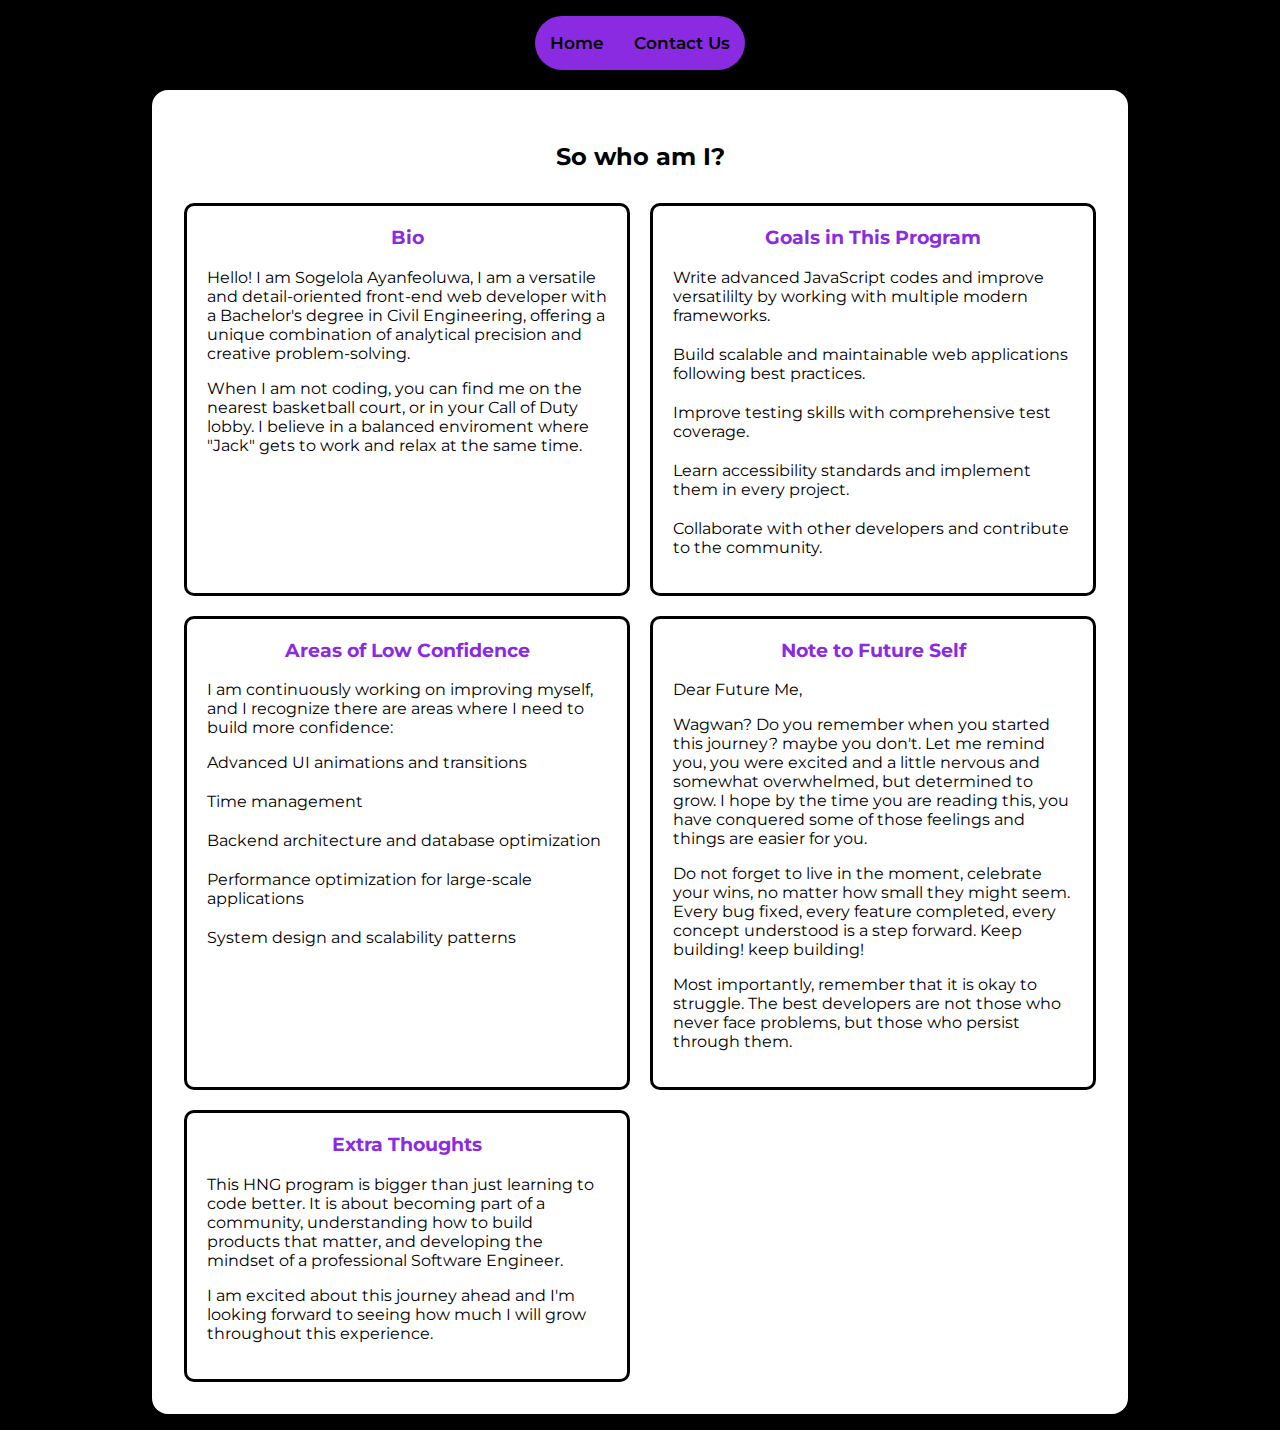
<file: about.html>
<!doctype html>
<html lang="en">
  <head>
    <meta charset="UTF-8" />
    <meta name="viewport" content="width=device-width, initial-scale=1.0" />
    <link rel="stylesheet" href="styles.css" />
    <link rel="preconnect" href="https://fonts.googleapis.com" />
    <link rel="preconnect" href="https://fonts.gstatic.com" crossorigin />
    <link
      href="https://fonts.googleapis.com/css2?family=Montserrat:ital,wght@0,100..900;1,100..900&family=Noto+Sans+JP:wght@100..900&family=Outfit:wght@100..900&display=swap"
      rel="stylesheet"
    />
    <title>About</title>
  </head>
  <body>
    <nav class="nav-container">
      <ul data-testid="test-user-navbar" class="nav-list">
        <li class="nav-list-item"><a href="index.html">Home</a></li>
        <li class="nav-list-item"><a href="contact.html">Contact Us</a></li>
      </ul>
    </nav>
    <main class="about-container" data-testid="test-about-page">
      <h2>So who am I?</h2>
      <div class="main-container">
        <section class="section-1" data-testid="test-about-bio">
          <h3>Bio</h3>
          <p>
            Hello! I am Sogelola Ayanfeoluwa, I am a versatile and
            detail-oriented front-end web developer with a Bachelor's degree in
            Civil Engineering, offering a unique combination of analytical
            precision and creative problem-solving.
          </p>
          <p>
            When I am not coding, you can find me on the nearest basketball
            court, or in your Call of Duty lobby. I believe in a balanced
            enviroment where "Jack" gets to work and relax at the same time.
          </p>
        </section>

        <section class="section-2" data-testid="test-about-goals">
          <h3>Goals in This Program</h3>
          <ul>
            <li>
              Write advanced JavaScript codes and improve versatililty by
              working with multiple modern frameworks.
            </li>
            <li>
              Build scalable and maintainable web applications following best
              practices.
            </li>
            <li>Improve testing skills with comprehensive test coverage.</li>
            <li>
              Learn accessibility standards and implement them in every project.
            </li>
            <li>
              Collaborate with other developers and contribute to the community.
            </li>
          </ul>
        </section>

        <section class="section-3" data-testid="test-about-confidence">
          <h3>Areas of Low Confidence</h3>
          <p>
            I am continuously working on improving myself, and I recognize there
            are areas where I need to build more confidence:
          </p>
          <ul>
            <li>Advanced UI animations and transitions</li>
            <li>Time management</li>
            <li>Backend architecture and database optimization</li>
            <li>Performance optimization for large-scale applications</li>
            <li>System design and scalability patterns</li>
          </ul>
        </section>

        <section class="section-4" data-testid="test-about-future-note">
          <h3>Note to Future Self</h3>
          <p>Dear Future Me,</p>
          <p>
            Wagwan? Do you remember when you started this journey? maybe you
            don't. Let me remind you, you were excited and a little nervous and
            somewhat overwhelmed, but determined to grow. I hope by the time you
            are reading this, you have conquered some of those feelings and
            things are easier for you.
          </p>
          <p>
            Do not forget to live in the moment, celebrate your wins, no matter
            how small they might seem. Every bug fixed, every feature completed,
            every concept understood is a step forward. Keep building! keep
            building!
          </p>
          <p>
            Most importantly, remember that it is okay to struggle. The best
            developers are not those who never face problems, but those who
            persist through them.
          </p>
        </section>

        <section class="section-5" data-testid="test-about-extra">
          <h3>Extra Thoughts</h3>
          <p>
            This HNG program is bigger than just learning to code better. It is
            about becoming part of a community, understanding how to build
            products that matter, and developing the mindset of a professional
            Software Engineer.
          </p>
          <p>
            I am excited about this journey ahead and I'm looking forward to
            seeing how much I will grow throughout this experience.
          </p>
        </section>
      </div>
    </main>
  </body>
</html>
</file>
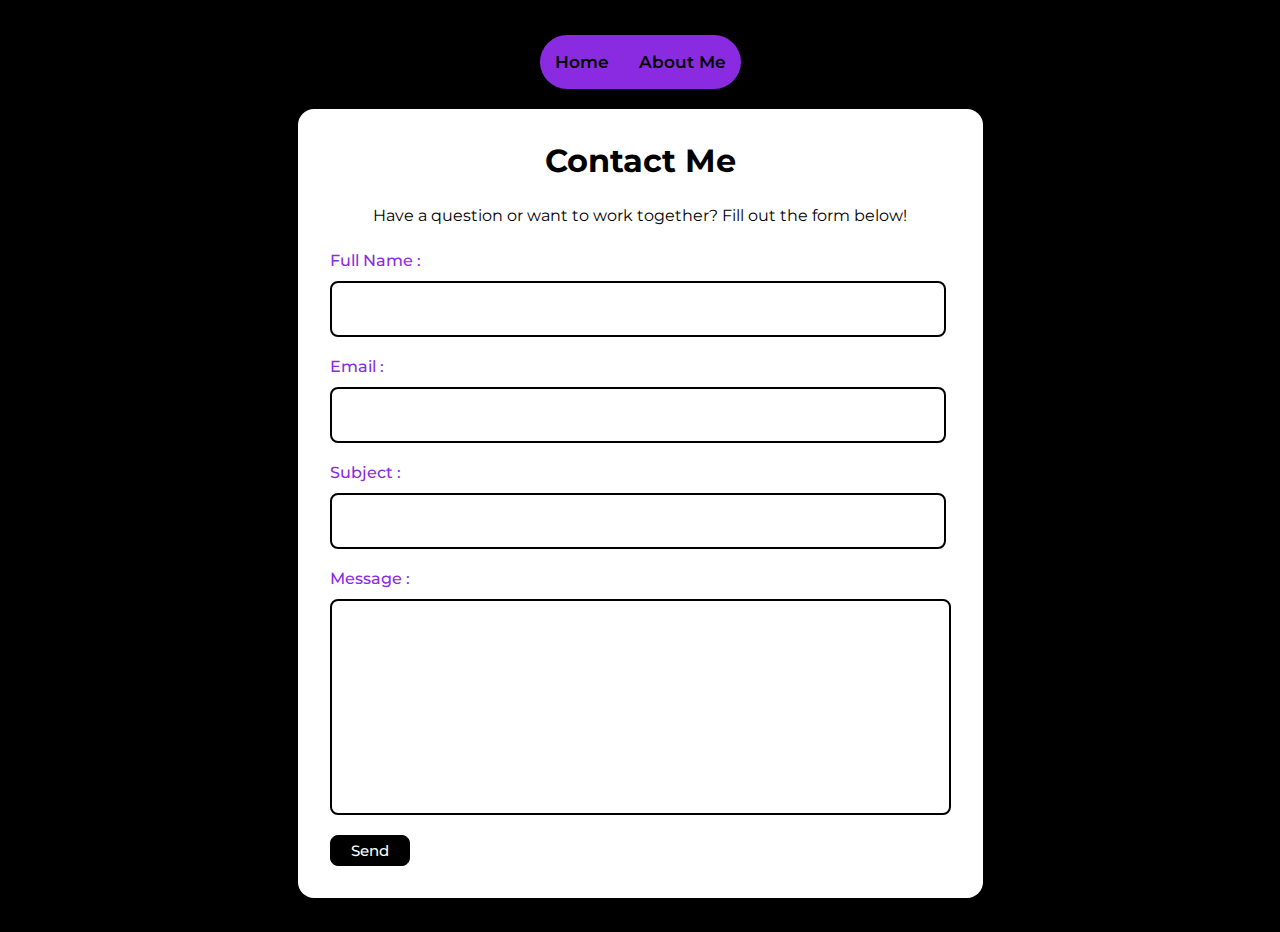
<file: contact.html>
<!doctype html>
<html lang="en">
  <head>
    <meta charset="UTF-8" />
    <meta name="viewport" content="width=device-width, initial-scale=1.0" />
    <link rel="stylesheet" href="styles.css" />

    <link rel="preconnect" href="https://fonts.googleapis.com" />
    <link rel="preconnect" href="https://fonts.gstatic.com" crossorigin />
    <link
      href="https://fonts.googleapis.com/css2?family=Montserrat:ital,wght@0,100..900;1,100..900&family=Noto+Sans+JP:wght@100..900&family=Outfit:wght@100..900&display=swap"
      rel="stylesheet"
    />
    <title>Contact Me</title>
  </head>
  <body>
    <nav class="nav-container">
      <ul data-testid="test-user-navbar" class="nav-list">
        <li class="nav-list-item"><a href="index.html">Home</a></li>
        <li class="nav-list-item"><a href="about.html">About Me</a></li>
      </ul>
    </nav>

    <div id="contact-page" class="contact-page-container">
      <div class="contact-container">
        <h1>Contact Me</h1>
        <p>
          Have a question or want to work together? Fill out the form below!
        </p>

        <div
          class="success-message"
          data-testid="test-contact-success"
          id="successMessage"
        >
          Thank you for your message! I will get back to you soon.
        </div>

        <form id="contactForm" novalidate>
          <div class="form-group">
            <label for="name">Full Name :</label>
            <input
              type="text"
              id="name"
              name="name"
              data-testid="test-contact-name"
              aria-describedby="name-error"
              required
            />
            <div
              class="error-message"
              id="name-error"
              data-testid="test-contact-error-name"
            ></div>
          </div>

          <div class="form-group">
            <label for="email">Email :</label>
            <input
              type="email"
              id="email"
              name="email"
              data-testid="test-contact-email"
              aria-describedby="email-error"
              required
            />
            <div
              class="error-message"
              id="email-error"
              data-testid="test-contact-error-email"
            ></div>
          </div>

          <div class="form-group">
            <label for="subject">Subject :</label>
            <input
              type="text"
              id="subject"
              name="subject"
              data-testid="test-contact-subject"
              aria-describedby="subject-error"
              required
            />
            <div
              class="error-message"
              id="subject-error"
              data-testid="test-contact-error-subject"
            ></div>
          </div>

          <div class="form-group">
            <label for="message">Message :</label>
            <textarea
              id="message"
              name="message"
              data-testid="test-contact-message"
              aria-describedby="message-error"
              required
              minlength="10"
            ></textarea>
            <div
              class="error-message"
              id="message-error"
              data-testid="test-contact-error-message"
            ></div>
          </div>

          <button
            type="submit"
            class="submit-btn"
            data-testid="test-contact-submit"
          >
            Send
          </button>
        </form>
      </div>
    </div>
    <script src="index.js" defer></script>
  </body>
</html>
</file>
<file: styles.css>
body {
  margin: 0px;
  padding: 0px;
  text-align: center;
  font-family: "Merriweather", serif;
  background-color: black;
  display: flex;
  align-items: center;
  padding: 1rem;
  min-height: 100vh;
  justify-content: center;
  font-family: "Montserrat", sans-serif;
  font-style: normal;
  flex-direction: column;
}

header {
  font-size: 24px;
  font-weight: bold;
  word-wrap: break-word;
  overflow-wrap: break-word;
  padding-bottom: 0px !important;
}

.nav-container {
  background-color: blueviolet;
  margin-bottom: 20px;
  border-radius: 40rem;
  display: flex;
}

.nav-list {
  display: flex;
  padding-left: 0;
  font-size: 17px;
  justify-content: space-between;
  list-style-type: none;
}

.nav-list-item a {
  text-decoration: none;
  color: black;
  font-weight: 600;
  padding: 10px 15px;
}

.nav-list-item a:hover {
  transition: 0.9s;
  color: white;
}

.profile-card {
  background: white;
  max-width: 900px;
  margin: 0 auto;
  background: white;
  border-radius: 16px;
  padding: 2rem;
}

.avatar img {
  border-radius: 5px;
}

.top-section {
  display: flex;
  flex-direction: row;
}

.top-subsection {
  text-align: left;
  padding-top: 20px;
  padding-right: 40px;
}

.top-subsection p {
  word-wrap: break-word;
  overflow-wrap: break-word;
}

.time {
  display: flex;
  color: black;
  font-size: medium;
  border: 2px solid black;
  border-radius: 5px;
  width: fit-content;
  padding: 2px 5px 2px 5px;
  word-wrap: break-word;
  overflow-wrap: break-word;
  max-width: 100%;
  margin-bottom: 20px;
  color: red;
  font-weight: 500;
  display: inline-block;
}

.middle-section {
  display: flex;
  padding-bottom: 20px;
}

.social-list {
  display: flex;
  flex-direction: row;
  gap: 50px;
  list-style-type: none;
  flex-wrap: wrap;
  justify-content: center;
}

.social-link {
  display: flex;
  align-items: center;
  border: 1px solid black;
  border-radius: 5px;
  padding: 3px 8px 3px 8px;
  text-decoration: none;
  color: white;
  background-color: black;
  font-weight: 500;
  transition: all 0.3s ease-in-out;
  word-wrap: break-word;
  overflow-wrap: break-word;
  max-width: 200px;
  white-space: normal;
}

.social-link:focus {
  outline: 3px solid blue;
}

.social-link:hover {
  background: #333;
  border-color: #333;
  transform: scale(1.02);
  box-shadow: 0 4px 12px rgba(0, 0, 0, 0.3);
}

.bottom-section {
  display: flex;
  flex-direction: row;
  justify-content: space-between;
  max-width: 800px;
  padding-left: 40px;
  padding-right: 40px;
}

h3 {
  margin-top: 0;
}

.bottom-section ul {
  display: flex;
  flex-direction: column;
  list-style: none;
  padding: 0;
  gap: 20px;
  align-items: flex-start;
}

.bottom-section li {
  display: flex;
  justify-content: flex-start;
  text-align: left;
  word-wrap: break-word;
  overflow-wrap: break-word;
  display: flex;
  justify-content: flex-start;
  text-align: left;
  word-wrap: break-word;
  overflow-wrap: break-word;
}

.skills-section,
.dislikes-section {
  justify-content: center;
  padding: 1.5rem;
  border-radius: 0.75rem;
  border: 4px solid black;
  max-width: 300px;
  width: 100%;
}

.about-container {
  display: flex;
  flex-direction: column;
  margin: 0 auto;
  background: white;
  border-radius: 16px;
  padding: 2rem;
}

.about-container h2 {
  color: black;
  margin-bottom: 2rem;
}

.about-container h3 {
  color: blueviolet;
}

.main-container {
  display: grid;
  grid-template-columns: 1fr 1fr;
  gap: 20px;
}

.main-container section {
  /* margin-bottom: 2.5rem; */
  max-width: 400px;
  border: 3px solid black;
  border-radius: 10px;
  padding: 20px;
}

.section-2 ul,
.section-3 ul {
  display: flex;
  flex-direction: column;
  list-style: none;
  padding: 0;
  gap: 20px;
  align-items: flex-start;
}

.section-1 p,
.section-2 li,
.section-3 li,
.section-3 p,
.section-4 p,
.section-5 p {
  display: flex;
  justify-content: flex-start;
  text-align: left;
  word-wrap: break-word;
  overflow-wrap: break-word;
}

.contact-page-container {
  margin: 0 auto;
  background: white;
  border-radius: 16px;
  padding: 2rem;
}

.contact-container {
  gap: 10px;
  display: flex;
  flex-direction: column;
}

.contact-container h1 {
  margin-top: 0;
  margin-bottom: 0;
}

.form-group {
  display: flex;
  flex-direction: column;
  align-items: flex-start;
  gap: 11px;
  padding-bottom: 20px;
}

.form-group label {
  color: blueviolet;
  font-weight: 500;
}

.form-group input {
  border: 2px solid black;
  border-radius: 8px;
  height: 50px;
  width: 600px;
  font-family: "Montserrat", sans-serif;
  font-weight: 600;
  padding-left: 10px;
}

.form-group textarea {
  border: 2px solid black;
  border-radius: 8px;
  height: 200px;
  width: 600px;
  resize: none;
  font-family: "Montserrat", sans-serif;
  font-weight: 600;
  padding-left: 15px;
  padding-top: 10px;
  /* margin-bottom: 20px; */
}

.submit-btn {
  display: flex;
  align-items: center;
  border: 1px solid black;
  border-radius: 8px;
  padding: 5px 20px 5px 20px;
  text-decoration: none;
  color: white;
  background-color: black;
  font-size: 15px;
  font-weight: 500;
  transition: all 0.3s ease-in-out;
  word-wrap: break-word;
  overflow-wrap: break-word;
  max-width: 200px;
  white-space: normal;
  font-family: "Montserrat", sans-serif;
}

.submit-btn:focus-visible {
  outline: 3px solid blue;
}

.submit-btn:hover {
  background: #333;
  border-color: #333;
  transform: scale(1.02);
  box-shadow: 0 4px 12px rgba(0, 0, 0, 0.3);
}

.success-message {
  display: none;
  color: #155724;
  background-color: #d4edda;
  border: 1px solid #c3e6cb;
  padding: 15px 20px;
  border-radius: 4px;
  margin-bottom: 20px;
  font-size: 15px;
  font-weight: 500;
}

.error-message {
  display: block;
  color: #d32f2f;
  font-size: 13px;
  margin-top: 5px;
  font-weight: 600;
}

.error-message:empty {
  display: none;
}

@media screen and (max-width: 875px) {
  section {
    padding: 0.75rem;
  }
}

@media screen and (max-width: 828px) {
  section {
    max-width: 250px;
  }
}

@media screen and (max-width: 750px) {
  .nav-container {
    max-width: 250px;
  }

  .profile-card {
    display: flex;
    flex-direction: column;
    gap: 20px;
  }

  .avatar {
    display: flex;
    justify-content: center;
    align-items: center;
  }

  .top-section {
    flex-direction: column;
  }

  .top-subsection {
    padding-right: 0px;
    padding-top: 10px;
    text-align: center;
    max-width: 600px;
  }

  header {
    padding-bottom: 20px;
  }

  .middle-section {
    justify-content: center;
  }

  .social-list {
    padding-left: 0;
  }

  .bottom-section {
    flex-direction: column;
    gap: 30px;
    padding-left: 0;
    padding-right: 30px;
  }
  .skills-section,
  .dislikes-section {
    padding-right: 0;
  }

  section {
    max-width: 100%;
    width: 100%;
  }

  .main-container {
    display: flex;
    flex-direction: column;
    gap: 20px;
  }

  .main-container section {
    max-width: fit-content;
  }

  .form-group input {
    width: 100%;
    padding-left: 3px;
  }
  .form-group textarea {
    width: 100%;
    height: 150px;
    padding-left: 3px;
  }
}

@media screen and (max-width: 500px) {
  .middle-section {
    display: flex;
  }

  .social-list {
    display: flex;
    flex-direction: column;
  }
}
</file>
